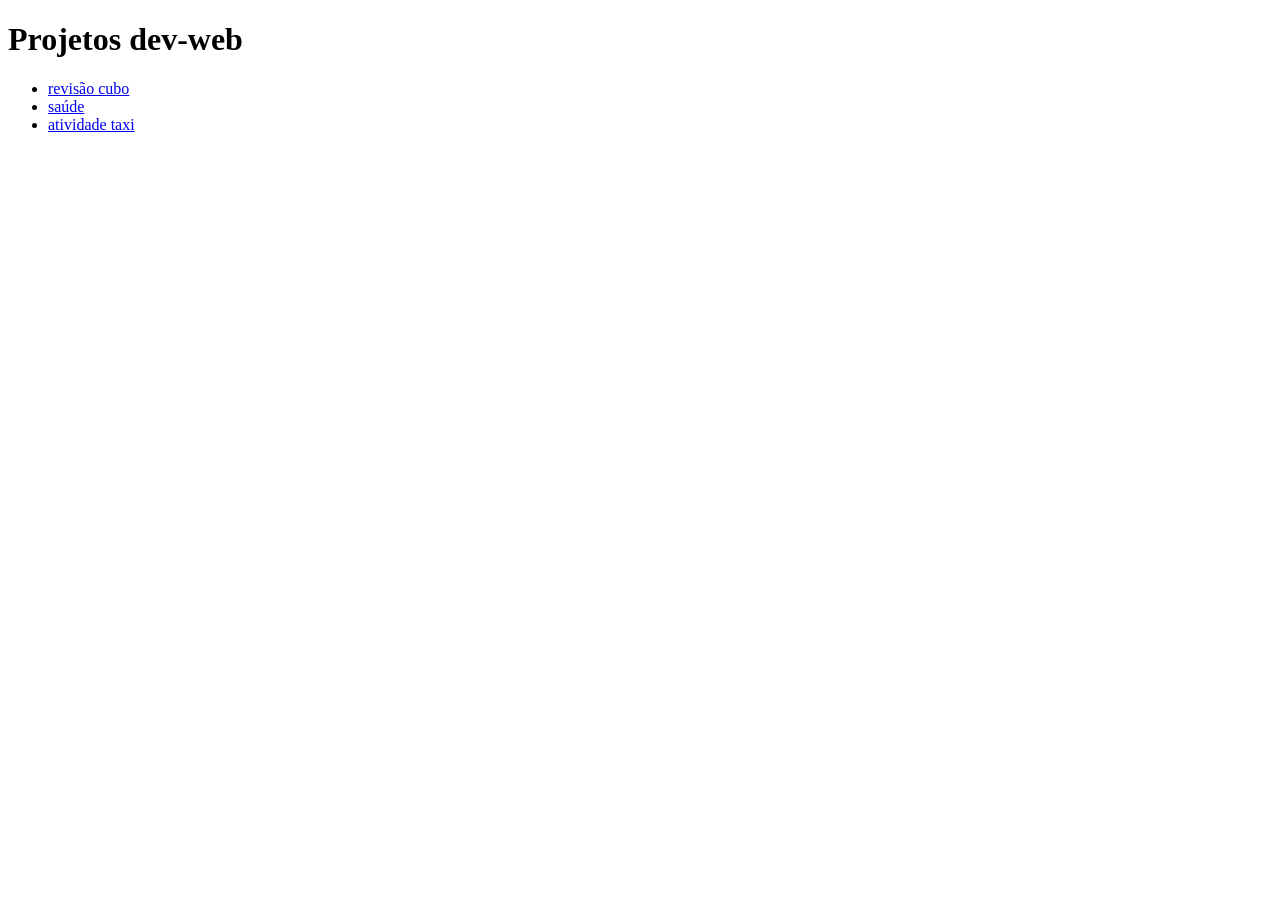
<file: index.html>
<!DOCTYPE html>
<html lang="en">
<head>
    <meta charset="UTF-8">
    <meta name="viewport" content="width=device-width, initial-scale=1.0">
    <title>Projetos dev-web</title>
</head>
<body>
    <main>
        <h1>
            Projetos dev-web
        </h1>
        <ul>
            <li>
                <a href="cubo/">revisão cubo</a>
            </li>
            <li>
                <a href="saude/">saúde</a>
            </li>
            <li>
                <a href="atv-taxi/">atividade taxi</a>
            </li>
        </ul>
    </main>
</body>
</html>
</file>
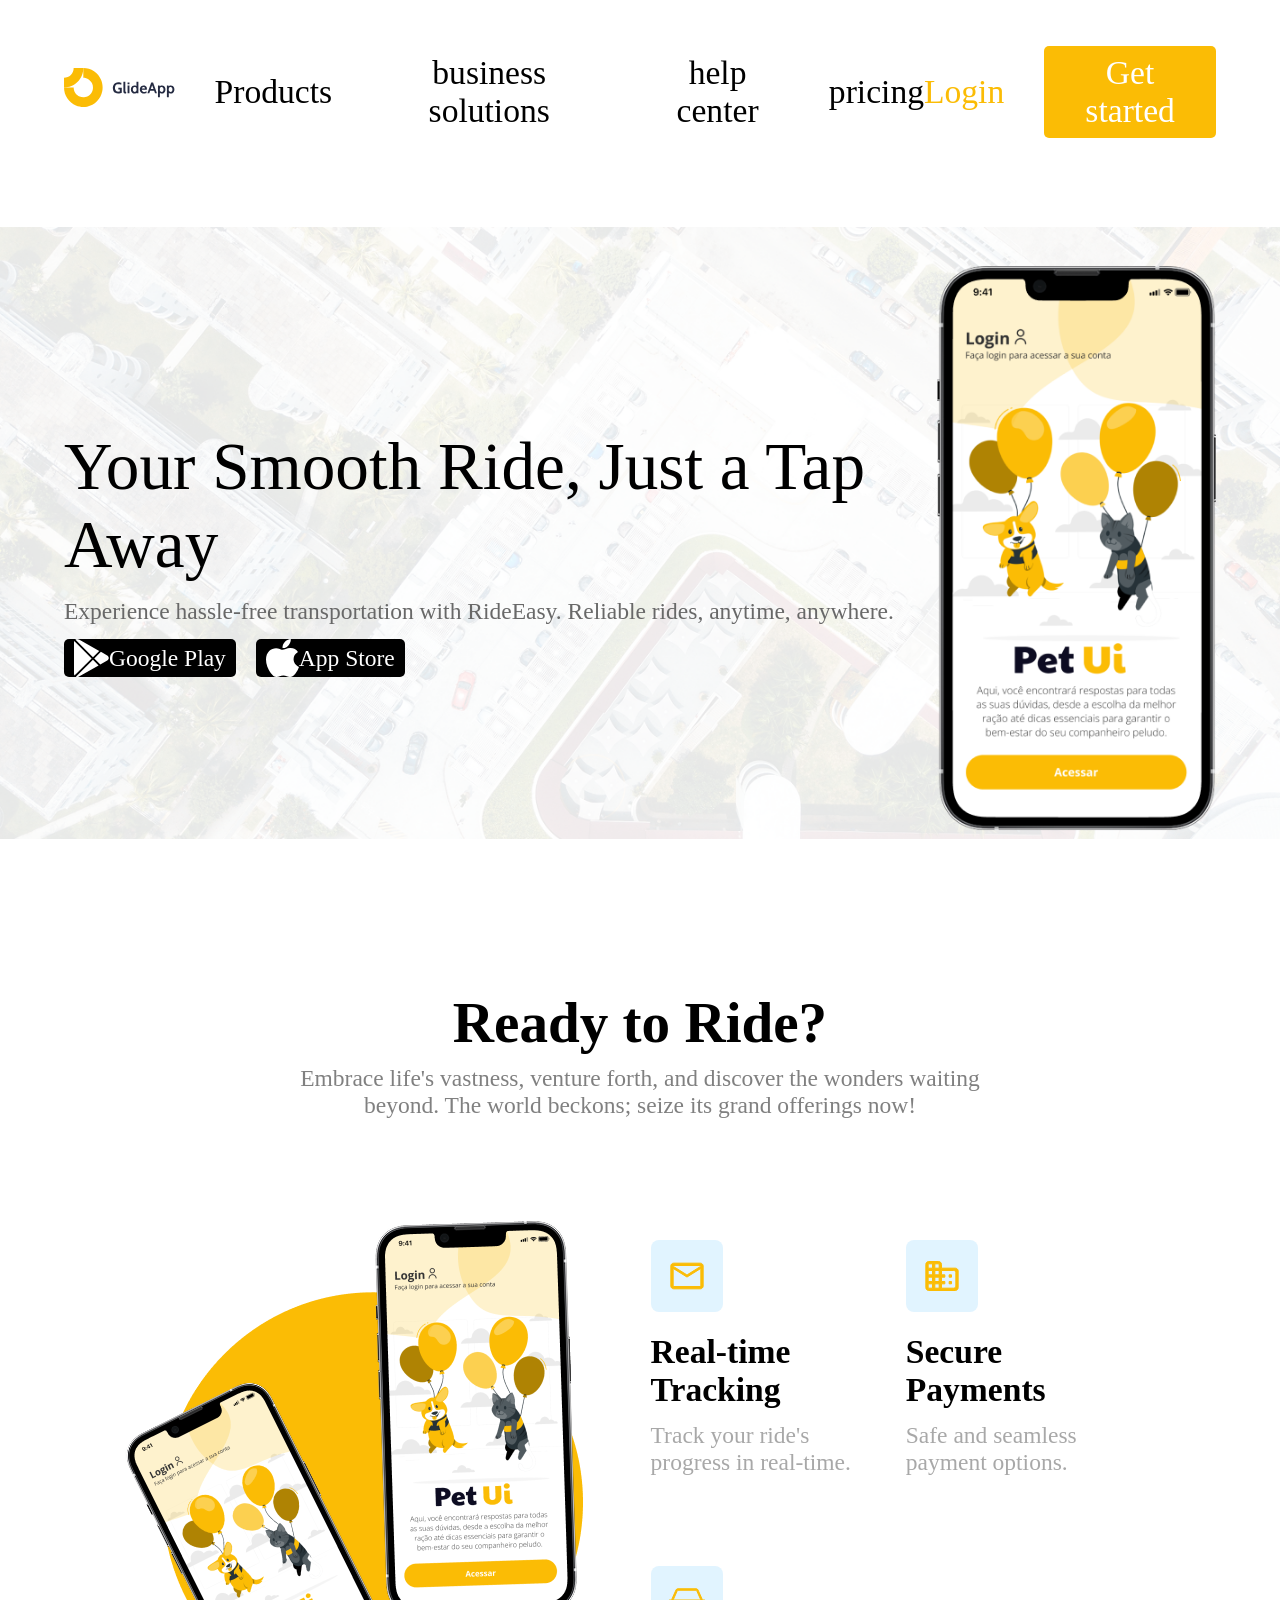
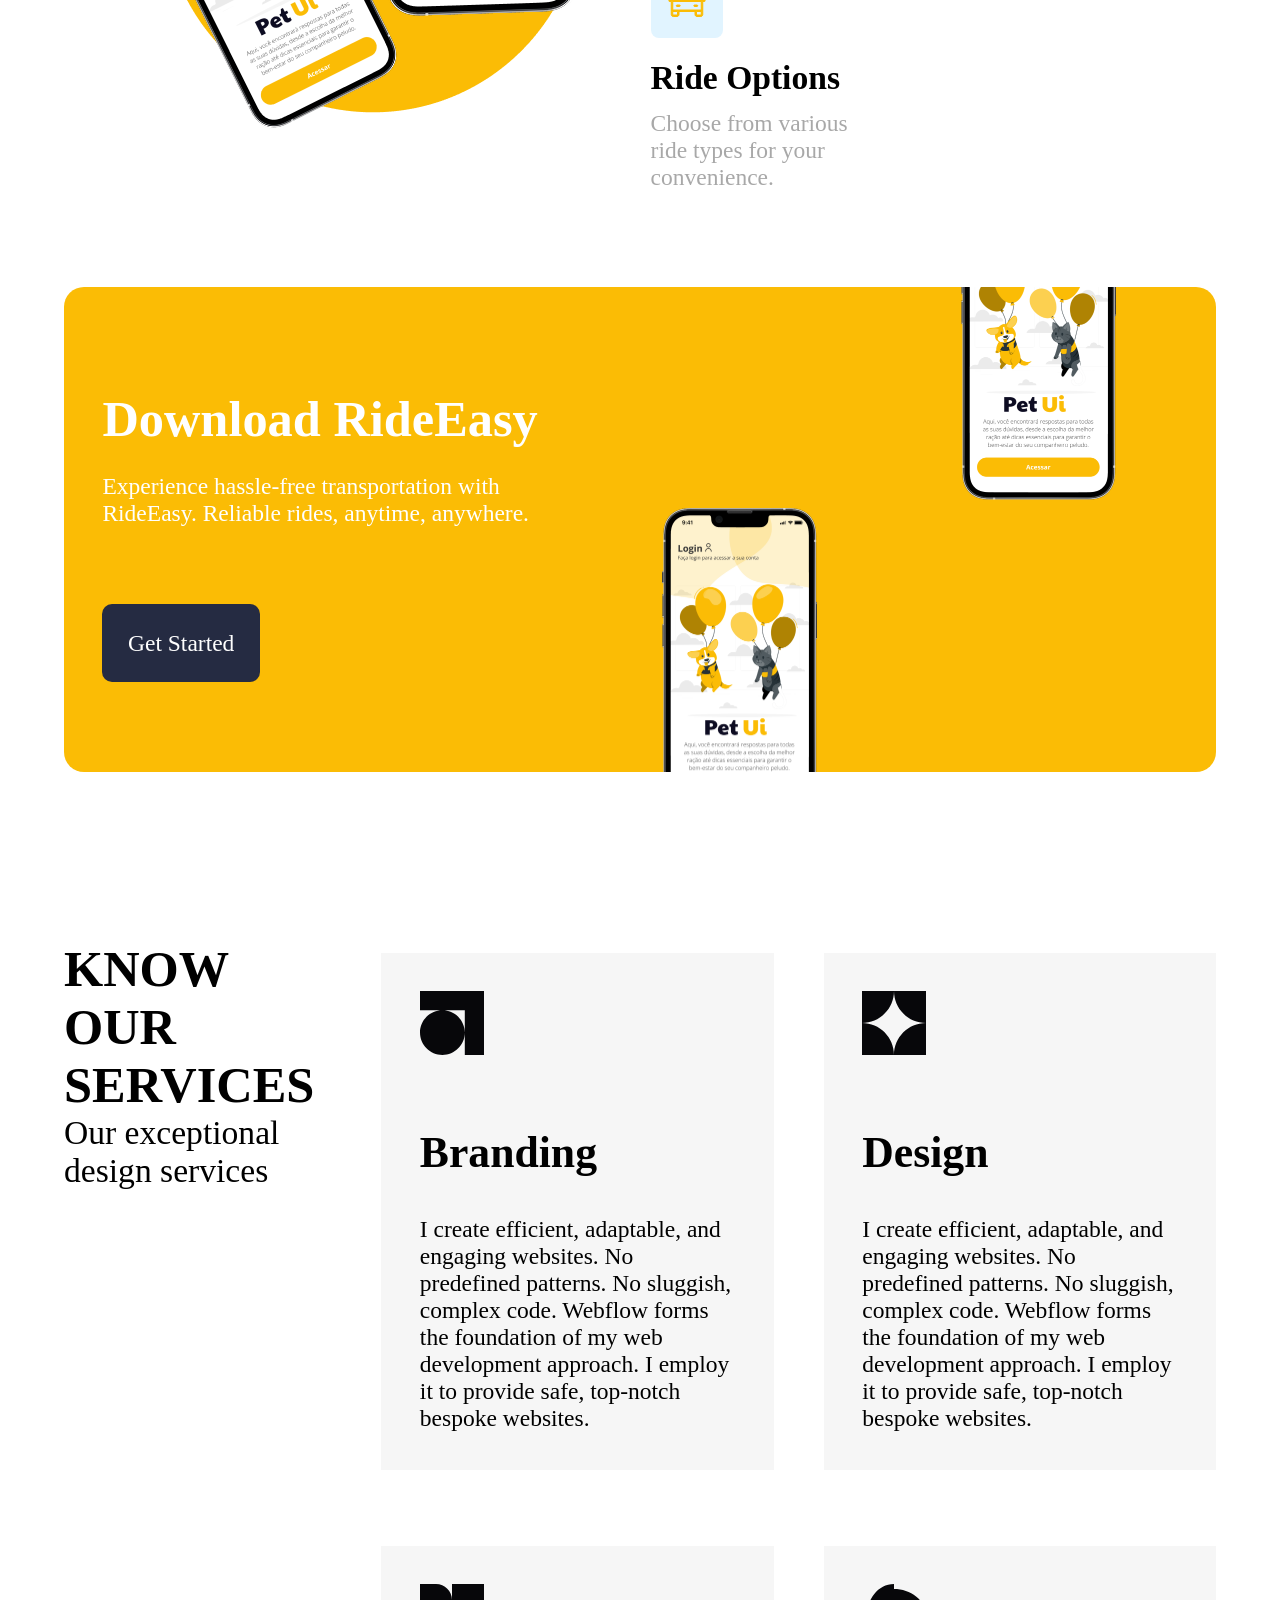
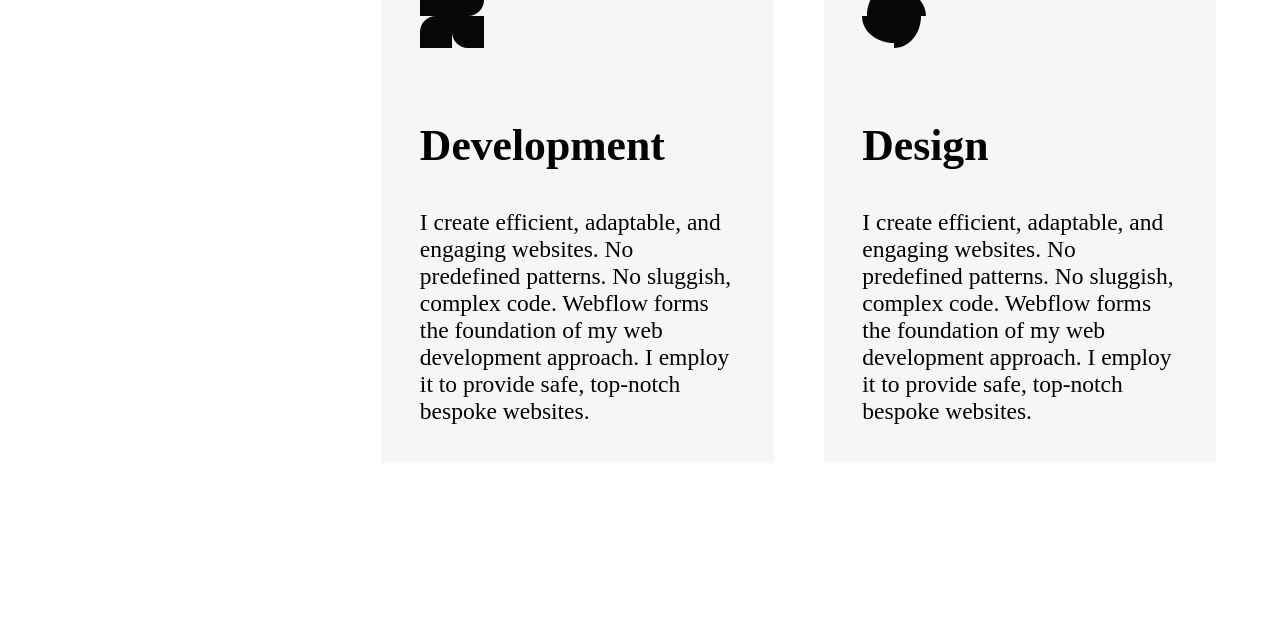
<file: atv-taxi/index.html>
<!doctype html>
<html lang="en">
  <head>
    <meta charset="UTF-8" />
    <meta name="viewport" content="width=device-width, initial-scale=1.0" />
    <title>Document</title>
    <link rel="stylesheet" href="css/reset.css" />
    <link rel="stylesheet" href="css/style.css" />
  </head>
  <body>
    <header>
      <nav>
        <ul>
          <li>
            <a href="index.html"><img src="img/Logo.svg" alt="Logo" /></a>
          </li>
          <li><a href="about.html">Products</a></li>
          <li><a href="services.html">business solutions</a></li>
          <li><a href="contact.html">help center</a></li>
          <li><a href="contact.html">pricing</a></li>
        </ul>
        <ul>
          <li><a href="contact.html" class="btn">Login</a></li>
          <li><a href="contact.html" class="btn-border">Get started</a></li>
        </ul>
      </nav>
    </header>
    <main>
      <section class="banner">
        <div class="text">
          <h2>Your Smooth Ride, Just a Tap Away</h2>
          <p>
            Experience hassle-free transportation with RideEasy. Reliable rides,
            anytime, anywhere.
          </p>
          <ul>
            <li>
              <p class="buttons">
                <a href="#">
                  <img src="img/Vector.svg" alt="" />
                  <span> Google Play </span>
                </a>
              </p>
            </li>
            <li>
              <p class="buttons">
                <a href="#">
                  <img src="img/Vector-1.svg" alt="" />
                  <span> App Store </span>
                </a>
              </p>
            </li>
          </ul>
        </div>
        <div class="img">
          <img src="img/iphone-pet-ui.png" alt="" />
        </div>
      </section>
      <section class="ready">
        <h2>Ready to Ride?</h2>
        <p>
          Embrace life's vastness, venture forth, and discover the wonders
          waiting beyond. The world beckons; seize its grand offerings now!
        </p>
        <div>
          <div class="img">
            <img src="img/smartphones-pet-uis.png" alt="" />
          </div>
          <div class="lista">
            <ul>
              <li>
                <img src="img/icon-back-blue-letter.svg" alt="" />
                <h3>Real-time Tracking</h3>
                <p>Track your ride's progress in real-time.</p>
              </li>
              <li>
                <img src="img/icon-back-blue-building.svg" alt="" />
                <h3>Secure Payments</h3>
                <p>Safe and seamless payment options.</p>
              </li>
              <li>
                <img src="img/icon-back-blue-car.svg" alt="" />
                <h3>Ride Options</h3>
                <p>Choose from various ride types for your convenience.</p>
              </li>
            </ul>
          </div>
        </div>
      </section>
      <section class="dowload">
        <h2>Download RideEasy</h2>
        <p>
          Experience hassle-free transportation with RideEasy. Reliable rides,
          anytime, anywhere.
        </p>
        <p>
          <button>Get Started</button>
        </p>
      </section>
      <section class="services">
        <div class="text">
          <h2>KNOW OUR SERVICES</h2>
          <p>
            Our exceptional design services
          </p>
        </div>
        <div>
            <ul>
                <li>
                    <img src="img/icon-01.svg" alt="">
                    <h3>Branding</h3>
                    <p>
                        I create efficient, adaptable, and engaging websites. No predefined patterns. No sluggish, complex code. Webflow forms the foundation of my web development approach. I employ it to provide safe, top-notch bespoke websites.
                    </p>
                </li>
                <li>
                    <img src="img/icon-02.svg" alt="">
                    <h3>Design</h3>
                    <p>
                        I create efficient, adaptable, and engaging websites. No predefined patterns. No sluggish, complex code. Webflow forms the foundation of my web development approach. I employ it to provide safe, top-notch bespoke websites.
                    </p>
                </li>
                <li>
                    <img src="img/icon-03.svg" alt="">
                    <h3>Development</h3>
                    <p>
                        I create efficient, adaptable, and engaging websites. No predefined patterns. No sluggish, complex code. Webflow forms the foundation of my web development approach. I employ it to provide safe, top-notch bespoke websites.
                    </p>
                </li>
                <li>
                    <img src="img/icon-04.svg" alt="">
                    <h3>Design</h3>
                    <p>
                        I create efficient, adaptable, and engaging websites. No predefined patterns. No sluggish, complex code. Webflow forms the foundation of my web development approach. I employ it to provide safe, top-notch bespoke websites.
                    </p>
                </li>
            </ul>
        </div>
      </section>
    </main>
  </body>
</html>
</file>
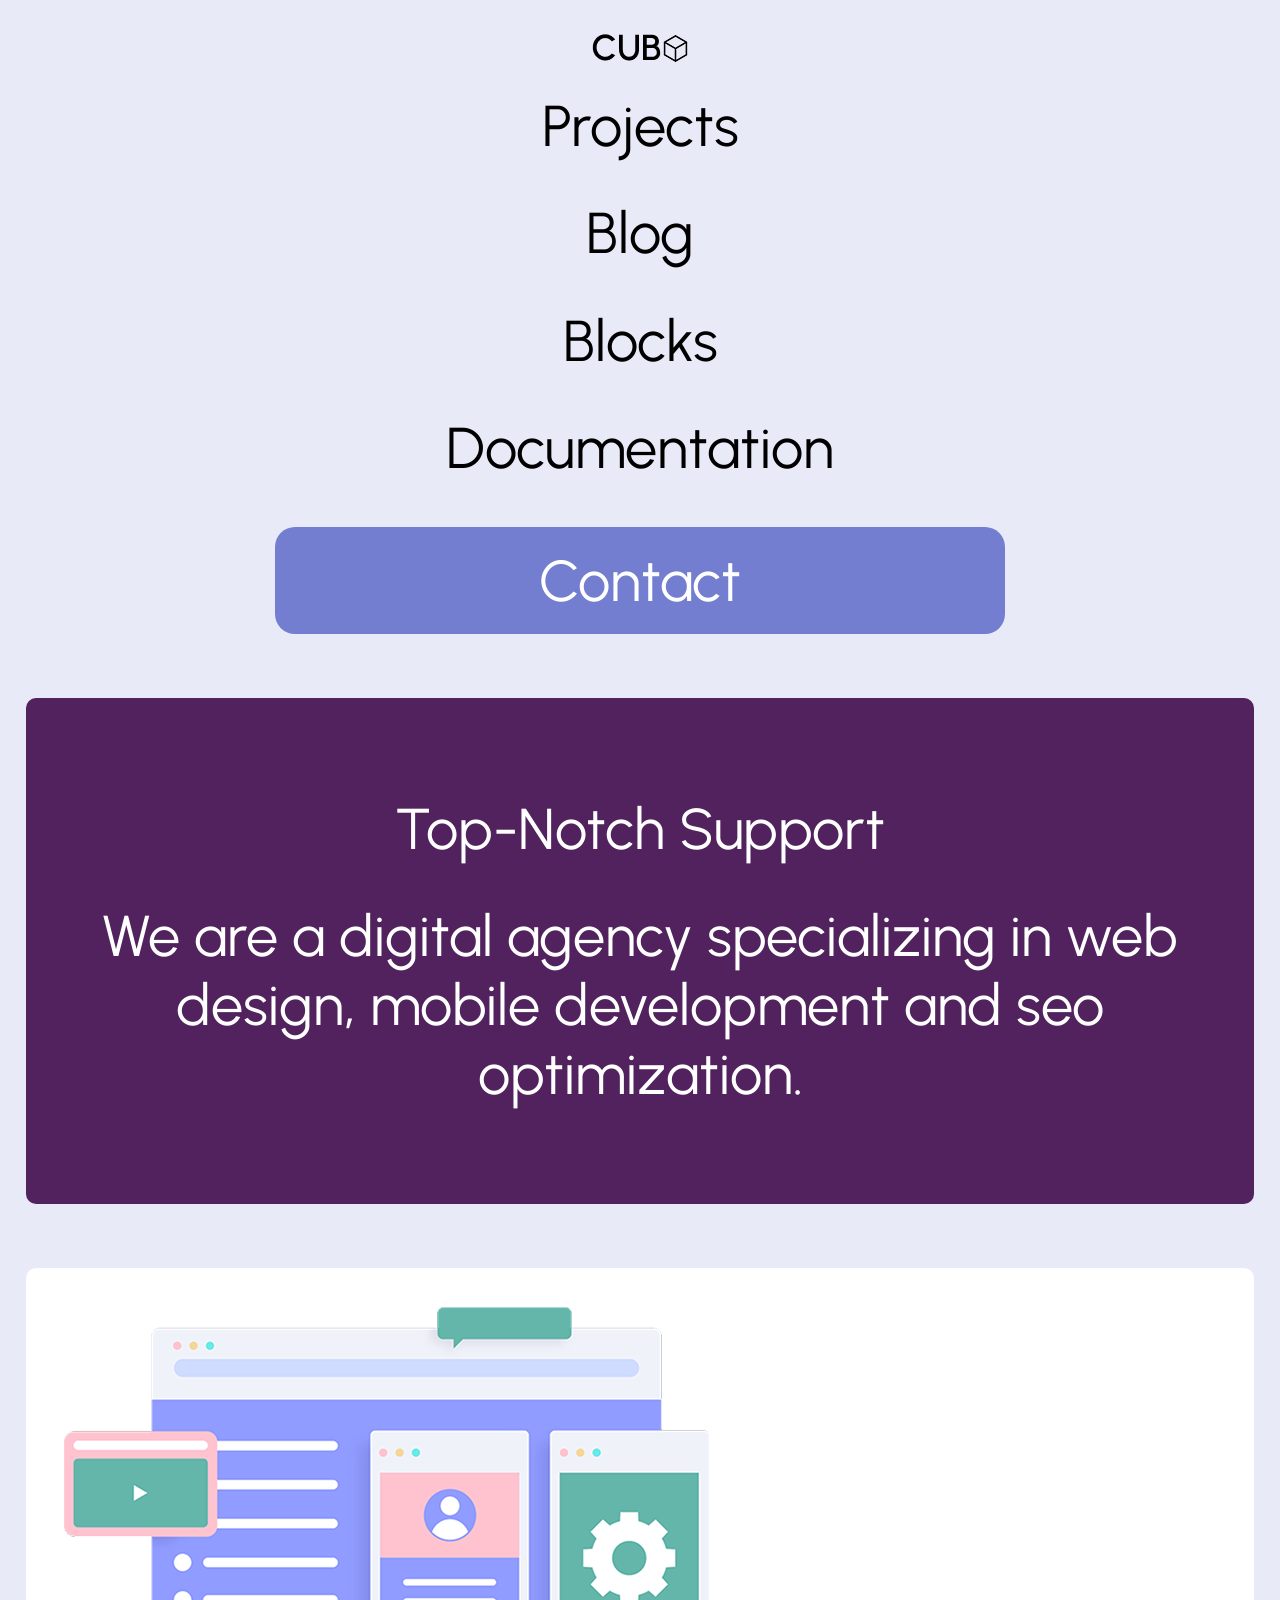
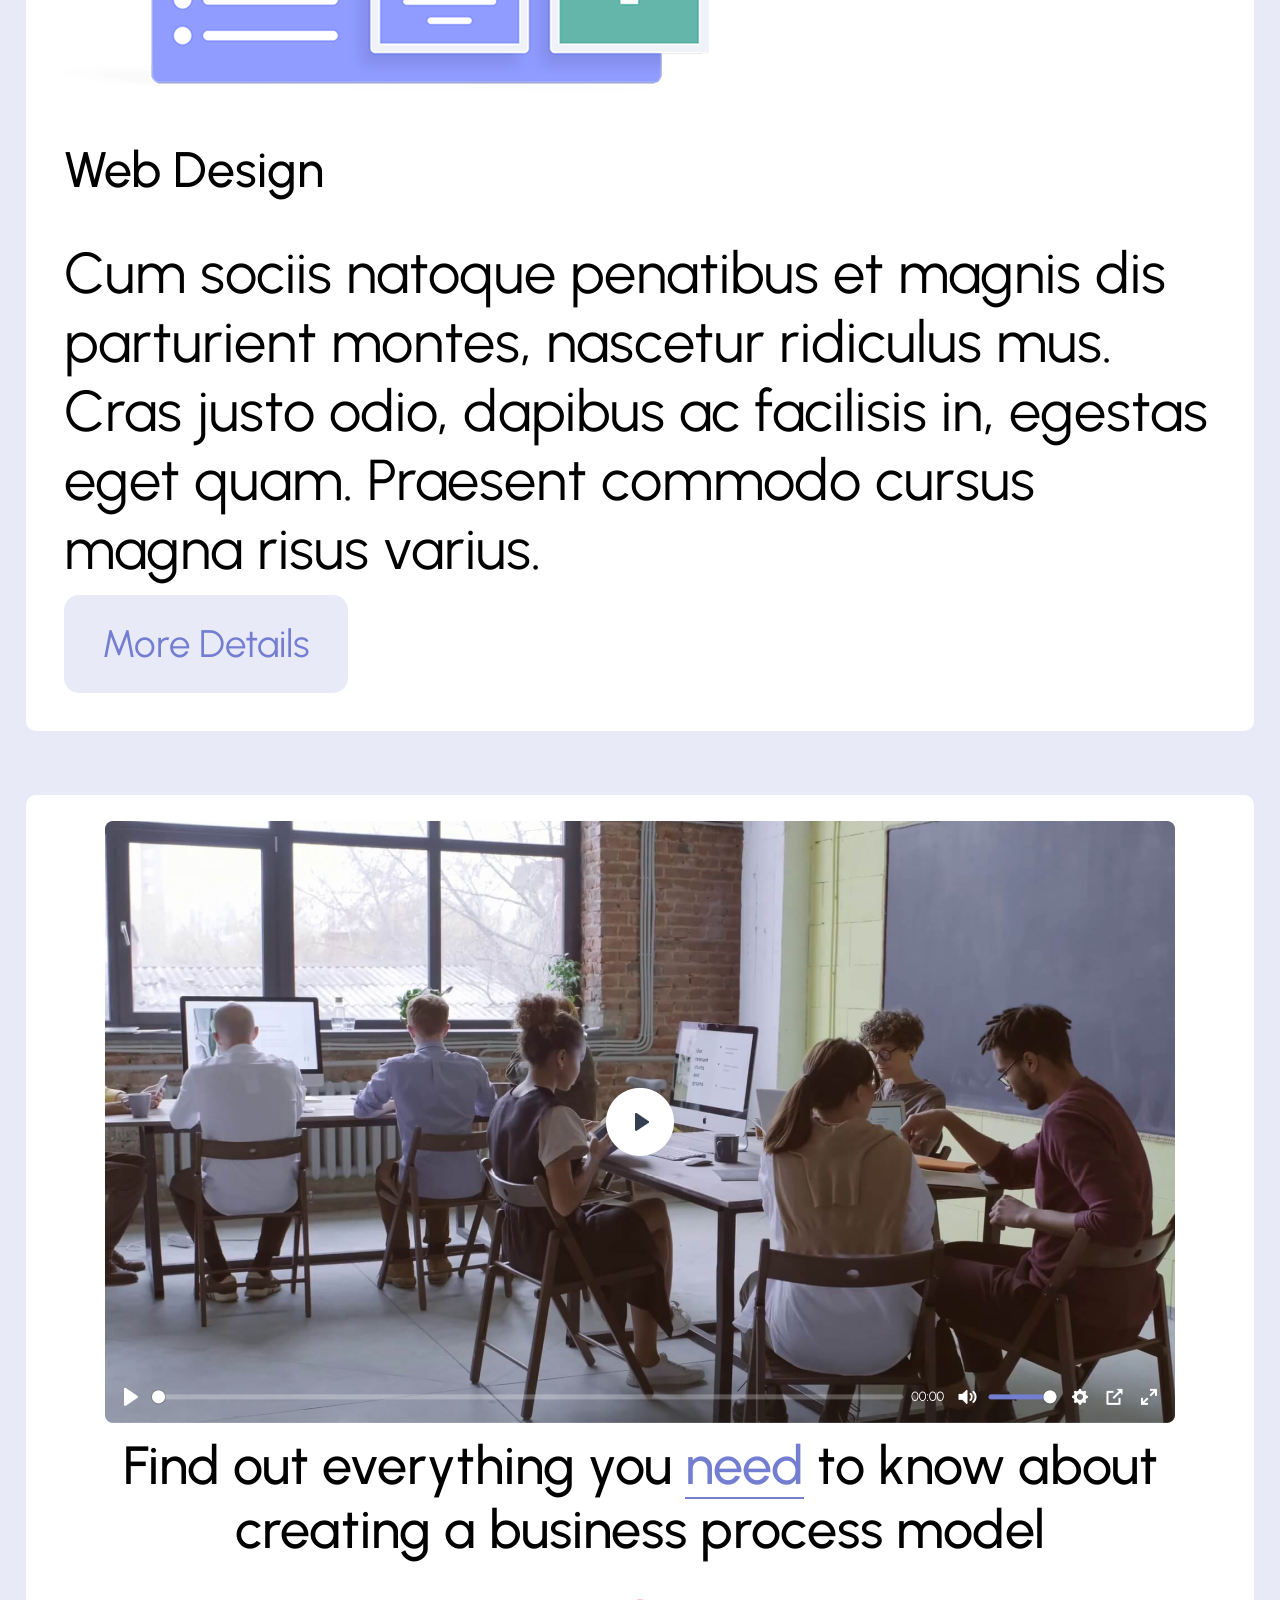
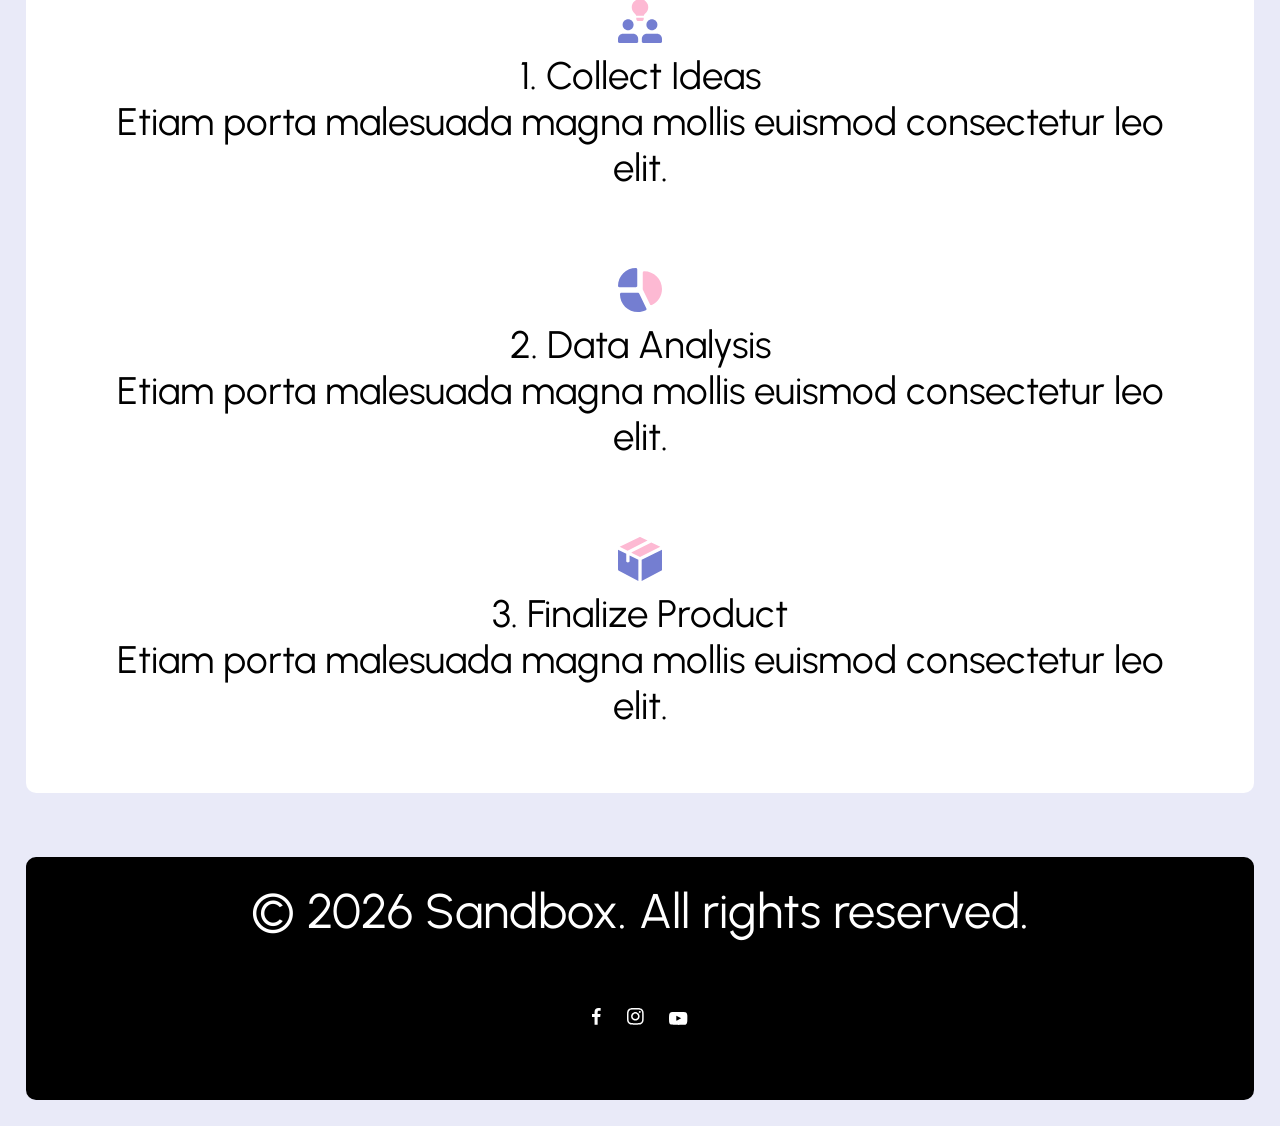
<file: cubo/index.html>
<!DOCTYPE html>
<html lang="en">
<head>
    <meta charset="UTF-8">
    <meta name="viewport" content="width=device-width, initial-scale=1.0">
    <title>Document</title>
    <link rel="stylesheet" href="css/reset.css">
    <link rel="stylesheet" href="css/style.css">
</head>
<body>
    <header>
            <a href="index.html">
                <img src="images/logo-cubo.png" alt="logo-cubo">
            </a>
                <nav>
                    <ul>
                        <li>
                            <p>
                                <a href="#">Projects</a>
                            </p>
                        </li>
                        <li>
                            <p>
                                <a href="#">Blog</a>
                            </p>
                        </li>
                        <li>
                            <p>
                                <a href="#">Blocks</a>
                            </p>
                        </li>
                        <li>
                            <p>
                                <a href="#">Documentation</a>
                            </p>
                        </li>
                        <li>
                            <p class="bnt">
                                <a href="#">Contact</a>
                            </p>
                        </li>
                    </ul>
                </nav>
    </header>
    <main>
        <section class="banner">
            <h1>Top-Notch Support</h1>
            <p>
                We are a digital agency specializing in web design, mobile development and seo optimization.
            </p>
        </section>
        <section class="web">
            <div>
                <img src="images/web-design-cubo.png" alt="web-design">
            </div>
            <div>
                <h2>Web Design</h2>
            <p>
                Cum sociis natoque penatibus et magnis dis parturient  montes, nascetur ridiculus mus. Cras justo odio, dapibus ac facilisis in, egestas eget quam. Praesent commodo cursus magna risus varius. 
            </p>
            <a class="bnt-More">More Details</a>
            </div>
        </section>
        <section class="video">
            <img src="images/video-cubo.png" alt="video">
            <h2>Find out everything you <span>need</span> to know about creating a business process model</h2>
            <ol>
                <li>
                    <img src="images/icone-collect-ideas.svg" alt="icone-ideas">
                    <h3>1. Collect Ideas</h3>
                    <p>
                        Etiam porta malesuada magna mollis euismod consectetur leo elit.
                    </p>
                </li>
                <li>
                    <img src="images/icone-data-analysis.svg" alt="icone-analysis">
                    <h3>2. Data Analysis</h3>
                    <p>
                        Etiam porta malesuada magna mollis euismod consectetur leo elit.

                    </p>
                </li>
                <li>
                    <img src="images/icone-finalize-product.svg" alt="icone-product">
                    <h3>3. Finalize Product</h3>
                    <p>
                        Etiam porta malesuada magna mollis euismod consectetur leo elit.

                    </p>
                </li>
            </ol>
        </section>
    </main>
    <footer>
        <p>
            © 2026 Sandbox. All rights reserved.
        </p>
        <ul>
            <li>
                <a href="#">
                    <img src="images/facebook.svg" alt="facebook">
                </a>
            </li>
            <li>
                <a href="#">
                    <img src="images/instagram.svg" alt="instagram">
                </a>
            </li>
            <li>
                <a href="#">
                    <img src="images/youtube.svg" alt="youtube">
                </a>
            </li>
        </ul>
    </footer>
</body>
</html>
</file>
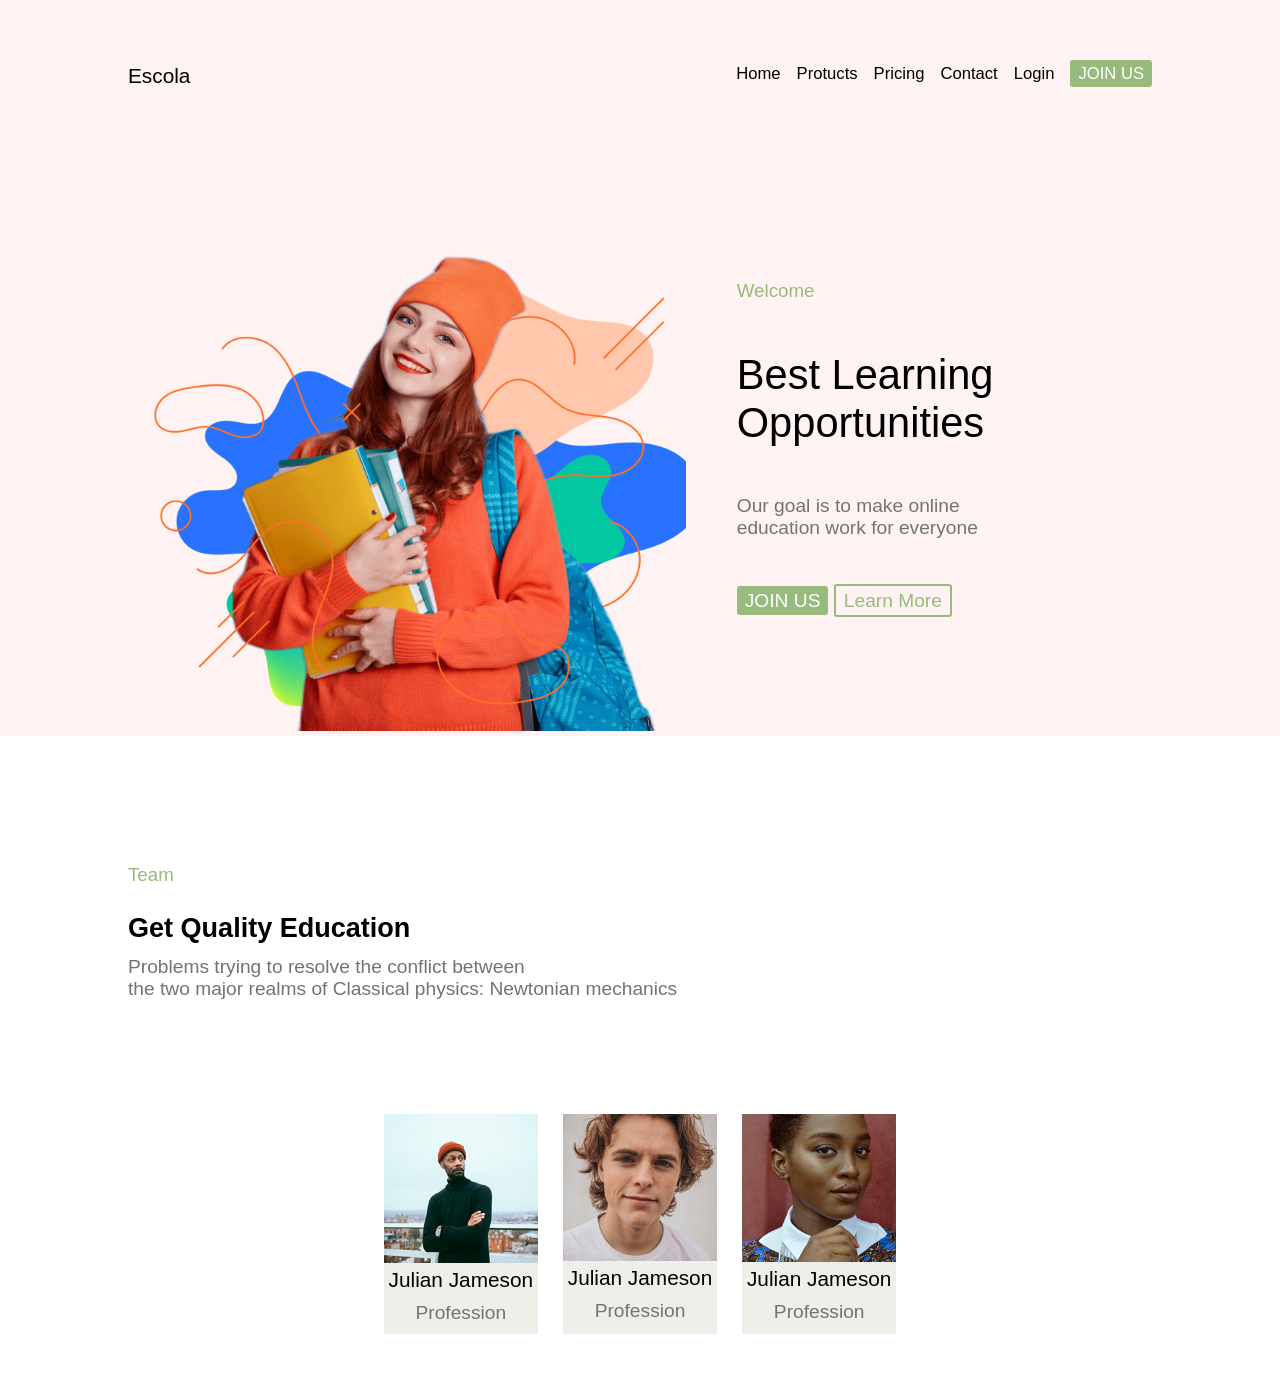
<file: prova-nov/index.html>
<!DOCTYPE html>
<html lang="en">
<head>
    <meta charset="UTF-8">
    <meta name="viewport" content="width=device-width, initial-scale=1.0">
    <title>Atividade Nova Escola </title>

    <link rel="stylesheet" href="css/reset.css">
    <link rel="stylesheet" href="css/style.css">
</head>
<body>
    <header>
        <h1>
            <a href="index.html">Escola</a>
        </h1>
        <nav>
            <ul>
                <li>
                    <a href="index.html">Home</a>
                </li>
                <li>
                    <a href="#">Protucts</a>
                </li>
                <li>
                    <a href="#">Pricing</a>
                </li>
                <li>
                    <a href="#">Contact</a>
                </li>
                <li>
                    <a href="#">Login</a>
                </li>
                <li>
                    <a href="#" class="btn">JOIN US</a>
                </li>
            </ul>
        </nav>
    </header>
    <main>
        <section class="banner">
            <div>
                <img src="images/imagem-banner.png" alt="">
            </div>
            <div>
                <h3>Welcome</h3>
                <h2>Best Learning Opportunities</h2>
                <p>
                    Our goal is to make online <br> education work for everyone
                </p>
                <p>
                    <a href="#" class="btn">JOIN US</a>
                    <a href="#" class="btn-border">Learn More</a>
                </p>
            </div>
        </section>
        <section class="team">
            <h3>Team</h3>
            <h2>Get Quality Education</h2>
            <p>
                Problems trying to resolve the conflict between <br> 
the two major realms of Classical physics: Newtonian mechanics 
            </p>
            <ul>
                <li>
                    <img src="images/julian-1.png" alt="julian-1">
                    <h4>Julian Jameson</h4>
                    <p>Profession</p>
                </li>
                <li>
                    <img src="images/julian-2.png" alt="Julian-2">
                    <h4>Julian Jameson</h4>
                    <p>Profession</p>
                </li>
                <li>
                    <img src="images/julian-3.png" alt="Julian-3">
                    <h4>Julian Jameson</h4>
                    <p>Profession</p>
                </li>
            </ul>
        </section>
    </main>
</body>
</html>
</file>
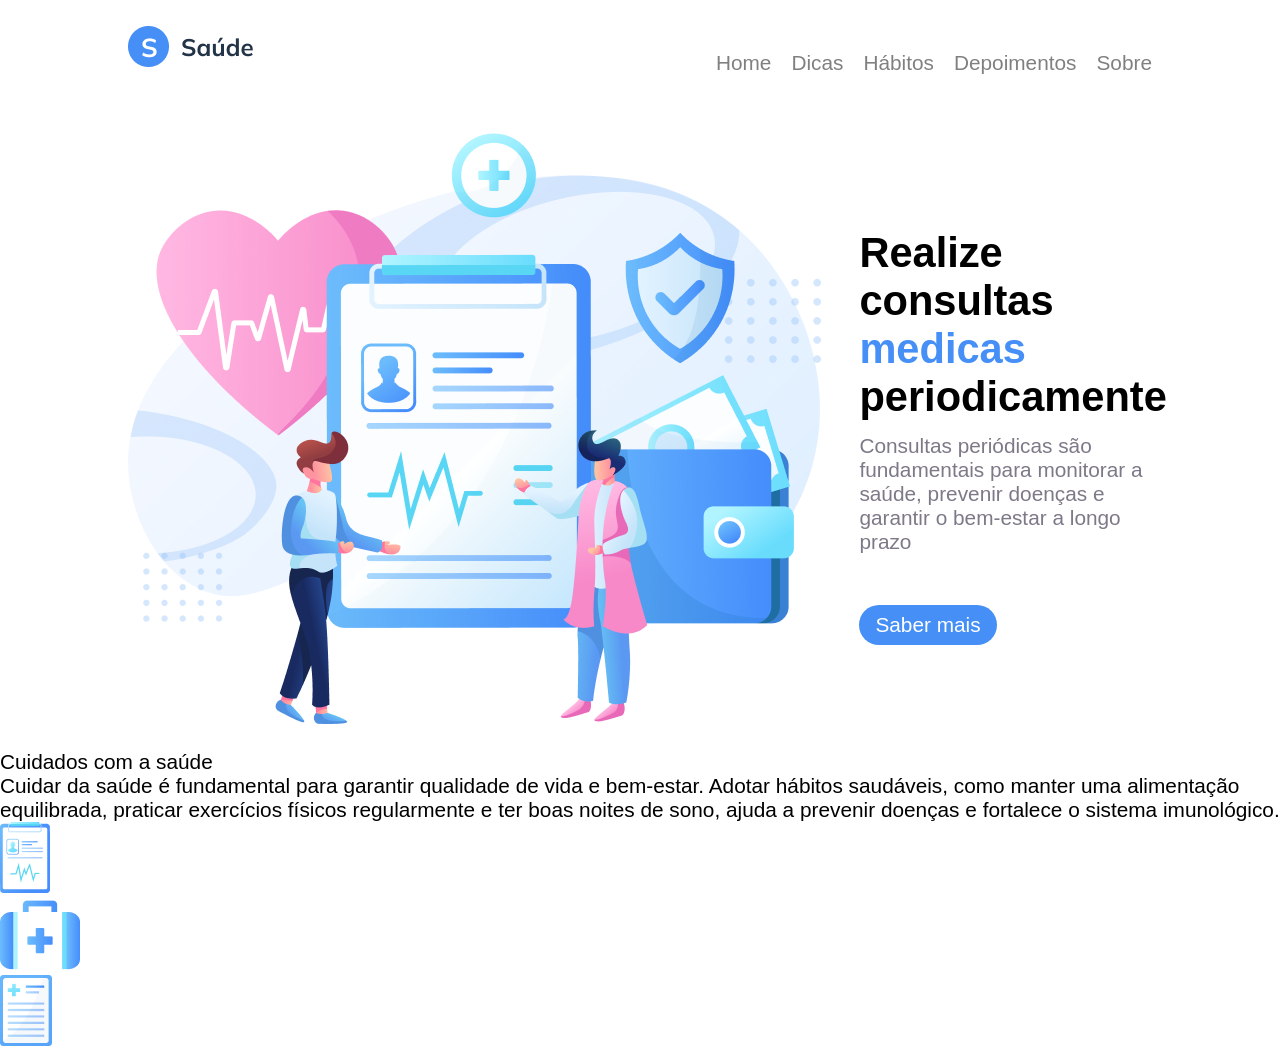
<file: saude/index.html>
<!DOCTYPE html>
<html lang="en">

<head>
    <meta charset="UTF-8">
    <meta name="viewport" content="width=device-width, initial-scale=1.0">
    <title>Atividade Nova Escola </title>

    <link rel="stylesheet" href="css/reset.css">
    <link rel="stylesheet" href="css/style.css">
</head>

<body>
    <header>
        <h1>
            <a href="index.html">
                <img src="src/images/logo.png" alt="">
            </a>
        </h1>
        <nav>
            <ul>
                <li>
                    <a href="index.html">Home</a>
                </li>
                <li>
                    <a href="#">Dicas</a>
                </li>
                <li>
                    <a href="#">Hábitos</a>
                </li>
                <li>
                    <a href="#">Depoimentos</a>
                </li>
                <li>
                    <a href="#">Sobre</a>
                </li>
            </ul>
        </nav>
    </header>
    <section class="banner">
        <img src="src/images/foto-banner.png" alt="">
        <div>
            <h2>
            Realize consultas
            <span>medicas</span> periodicamente
        </h2>
        <p>
            Consultas periódicas são fundamentais para
            monitorar a saúde, prevenir doenças e garantir
            o bem-estar a longo prazo
        </p>
        <p>
            <a href="#">Saber mais</a>
        </p>
        </div>
    </section>
    <section class="cuidados">
        <h2>Cuidados com a saúde</h2>
        <p>
            Cuidar da saúde é fundamental para garantir qualidade de vida e bem-estar. Adotar hábitos saudáveis, como manter uma alimentação equilibrada, praticar exercícios físicos regularmente e ter boas noites de sono, ajuda a prevenir doenças e fortalece o sistema imunológico.
        </p>
        <ul>
            <li>
                <a href="#">
                    <img src="src/images/prancheta-1.png" alt="">
                </a>
            </li>
            <li>
                <a href="#">
                    <img src="src/images/mala.png" alt="">
                </a>
            </li>
            <li>
                <a href="#">
                    <img src="src/images/prancheta-2.png" alt="">
                </a>
            </li>
        </ul>
    </section>
</body>

</html>
</file>
<file: atv-taxi/css/style.css>
html {
  font-size: clamp(1rem, calc(0.5rem + 2vw), 4rem);
}

header {
  text-align: center;
  padding: 5vw 0 0 0;
}

header nav ul li {
  margin: 20px 0 0 0;
}
header nav ul li a.btn {
  color: #fbbc05;
}
header nav ul li a.btn-border {
  background-color: #fbbc05;
  color: white;
  padding: 8px 16px;
  border-radius: 5px;
  display: inline-block;
}
button {
  background-color: #252B42;
  border-radius: 10px;
  padding: 2vw;
  margin: 4vw 0 2vw 0;
}
section.banner {
  background: url(../img/background-banner.png) no-repeat;
  background-size: 100% auto;
  padding: 3vw 5vw;
  margin: 5vw 0;
}
section.banner div.img {
  display: none;
}
section.banner h2 {
  font-size: 2rem;
}
section.banner p {
  color: rgb(104, 104, 104);
  font-size: 0.7rem;
  margin: 14px 0 0 0;
}
section.banner p a {
  background: black;
  color: white;
  display: flex;
  align-items: center;
  border-radius: 5px;
  padding: 0 10px;
}
section.banner ul {
  display: flex;
  gap: 20px;
}
section.banner p.buttons img {
  height: 50%;
}
section.ready div.img {
  display: none;
}
section.ready {
  text-align: center;
  padding: 3vw 5vw;
}
section.ready h2{
  font-size:1.7rem;
  font-weight: 700;
  padding: 10px 0;
}
section.ready div.lista ul li{
 margin: 20px 0;
}
section.ready div.lista ul li h3 {
  font-size: 1.1rem;
  font-weight: 700;
}
section.ready p {
  color: gray;
  font-size: 0.7rem;
}
section.dowload {
  background: #FBBC05;
  color: white;
  border-radius: 20px;
  margin: 3vw 5vw;
  padding: 3vw;
}
section.dowload h2 {
  font-size: 1.5rem;
  font-weight: 700;
  padding: 0 0 20px 0;
}
section.dowload p {
  width: 50%;
  font-size: 1rem;
  padding: 0 0 2vw;
}
.services {
  margin: 5rem 5vw;
}
.services h2{
  font-size: 1.5rem;
  font-weight: 700;
}
.services div.text {
  margin: 0 0 20px 0;
}
.services ul li {
  background-color: #f6f6f6;
  margin: 1vw 0;
  padding: 3vw;
}
.services ul li h3{
  font-size: 1.3rem;
  font-weight: 700;
  padding: 5vw 0 3vw;
}
@media only screen and (min-width: 600px) {
  header nav {
    display: flex;
    justify-content: space-between;
  }
  header nav ul {
    display: flex;
    align-items: center;
    gap: 40px;
  }
  header {
    padding: 2vw 5vw;
  }
  section.banner {
    display: flex;
    justify-content: space-between;
    align-items: center;
  }
  section.banner div.img {
    display: block;
  }
  section.ready div.img {
    display: block;
  }
  section.ready > p {
    padding: 0 20%;
  }
  section.ready > div {
    padding: 3rem 0 0 0;
    display: flex;
    justify-content: center;
    gap: 2rem;

  }
  section.ready div.lista ul {
    display: flex;
    flex-wrap: wrap;
    gap: 1.5rem;
    width: 40vw;
  }
  section.ready div.lista ul li { 
    text-align: left;
    width: 40%;
  }
  section.ready div.lista ul li p {
    color: rgb(168, 168, 168);
  }
  section.ready div.lista ul li h3 {
    padding: 1vw 0;
    font-size: 1rem;
  }
  section.dowload {
    padding: 3vw;
    background: url(../img/iphone-pet-ui.png) no-repeat, url(../img/iphone-pet-ui.png) no-repeat, linear-gradient(#FBBC05,#FBBC05) ;
    background-size: auto 65%, auto 65%;
    background-position: 60% 130%, 90% -8vw;
  }
  section.dowload h2 {
    padding: 5vw 0 2vw 0;
  }
  section.dowload p {
    width: 40%;
    font-size: 0.7rem;
  }
  .services {
    display: flex;
    justify-content: space-between;
    gap: 2rem;
    /*align-items: ;*/
  }
  .services div ul {
    display: grid;
    grid-template-columns: 1fr 1fr;
    gap: 1.5rem;
  }
  .services div ul li:hover {
    background-color: #FBBC05;
    transition: 1s;
  }
  .services div ul li p{
    font-size: 0.7rem;
  }
}
</file>
<file: cubo/css/style.css>
/* === IMPORTAÇÃO DE FONTES */

@import url('https://fonts.googleapis.com/css2?family=Epilogue:ital,wght@0,100..900;1,100..900&family=Fredoka:wght@300..700&family=Nunito:ital,wght@0,200..1000;1,200..1000&family=Oswald:wght@200..700&family=Urbanist:ital,wght@0,100..900;1,100..900&display=swap');
/*
Fontes Disponíveis:
// Sugiro usar esta 
font-family: "Urbanist", sans-serif; 
font-family: "Fredoka", sans-serif;
font-family: "Epilogue", sans-serif;
font-family: "Nunito", sans-serif;
font-family: "Oswald", sans-serif;
*/
/* ==========================*/

/* ==== FORMATAÇÃO GERAL === */
html{
    font-size: clamp(1rem, 2vw + 0.8rem, 3rem);
    font-family: "Urbanist", sans-serif;  
}

body {
    background-color: #E9EAF8;
    padding: 2vw;
}

header {
    text-align: center;
}

header p {
    padding: 1.5vw;
    font-size: 4.5vw;
}

.bnt {
    color: white;
    background-color: #747ED1;
    border-radius: 20px;
    margin: 2vw 6.5rem;
}

.bnt-More {
    color: #747ED1;
    background-color: #E9EAF8;
    border-radius: 15px;
    padding: 2vw 3vw;
}

section {
    background-color: white;
    margin: 5vw 0;
    padding: 2vw;
    border-radius: 10px;
}

footer {
    background-color: black;
    border-radius: 10px;
    padding: 2vw;
    color: white;
    font-size: 3.8vw;
    text-align: center;
}

footer ul {
    display: flex;
    justify-content: center;
    gap: 2vw;
    padding: 3vw;
}

/* === ====== === */

.banner {
    background-color: #51225E;
    color: white;
    border-radius: 10px;
    padding: 3vw ;
    text-align: center;
}

.banner h1 {
    font-size: 1.5rem;
    padding: 1.5rem 0 3vw 0;
}

.banner p {
    font-size: 4.5vw;
    padding: 0 0 1.5rem 0;
}

/* === === ===*/

.web {
    padding: 3vw 3vw 5vw;
}

.web h2 {
    font-size: 1.3rem;
    font-weight: 500;
    padding: 3vw 0;
}

.web p {
    font-size: 4.5vw;
    padding: 0 0 3vw;
}
/* === ===== === */

.video {
    text-align: center;
}

.video h2 {
    font-size: 1.4rem;
    font-weight: 500;
}

.video h2 span {
    color: #747ED1;
    border-bottom: 2px solid #747ED1;
}

.video ol li {
    padding: 3vw;

.video ol li p {
    font-size: 4vw;
    color: grey;
}

/* MEDIA QUERY - DESKTOP */
@media  screen and (min-width: 600px) {

}
</file>
<file: prova-nov/css/style.css>
html {
  font-size: clamp(1rem, calc(0.5rem + 1vw), 3rem);
  font-family: 'Trebuchet MS', 'Lucida Sans Unicode', 'Lucida Grande', 'Lucida Sans', Arial, sans-serif;
}

a.btn-border {
  color: #96BB7C;
  padding: 4px 8px;
  border: 2px solid;
  border-color: #96BB7C;
  border-radius: 3px;
}

a.btn {
  background-color: #96BB7C;
  color: white;
  padding: 4px 8px;
  border-radius: 3px;
}

header {
  background-color: #FFF2F3;
  display: flex;
  justify-content: space-between;
  padding: 5vw 10vw;
}

header nav ul {
  display: flex;
  gap: 16px;
  font-size: 0.8rem;
}



/*=== banner ===*/

section.banner {
  background-color: #FFF2F3;
  padding: 5vw 10vw 0 10vw;
  display: flex;
}

section.banner h3 {
  color: #96BB7C;
  margin: 5vw 0vw 2vw 0;
  font-size: 0.9rem;

}

section.banner h2 {
  font-size: 2rem;
  padding: 1.8vw 0;
}

section.banner div {
  padding: 0 2vw;
}

section.banner p {
  color: #737373;
  padding: 2vw 0;
  font-size: 1.5vw;
}

/*=== Team ===*/

section.team {
  padding: 5vw 10vw;
}

section.team h3 {
  color: #96BB7C;
  margin: 5vw 0vw 2vw 0;
  font-size: 0.9rem;
}

section.team h2 {
  font-size: 1.3rem;
  font-weight: 600;
  padding: 0.1vw 0;
}

section.team p {
  color: #737373;
  padding: 0.8vw 0;
  font-size: 1.5vw;
}

section.team ul {
  display: flex;
  justify-content: center;
  gap: 2vw;
  padding: 5rem 0 0 0;
}

section.team ul li {
  width: 15%;
  background-color: #ECF0E8;
  text-align: center;
}
</file>
<file: saude/css/style.css>
html {
  font-size: clamp(1rem, calc(0.5rem + 1vw), 1.625rem);
  font-family: 'Trebuchet MS', 'Lucida Sans Unicode', 'Lucida Grande', 'Lucida Sans', Arial, sans-serif;
}

header {
  text-align: center;
  padding: 3vw 0;
}
header nav ul li {
  color: gray;
  margin: 2vw 0 0 0;
}
section.banner{
  padding: 0 3vw;
}
section.banner h2 {
  font-size: 2rem;
  font-weight: bold;
}
section.banner h2 span {
  color: #458FF6;
}
section.banner p {
  color: #7D7987;
  padding: 5vw 0 0 0;
}
section.banner p a {
  color: white;
  background-color: #458FF6;
  border-radius: 30vw;
  padding: 8px 16px;
  display: inline-block;
}

@media only screen and (min-width: 600px) {
 header {
  display: flex;
  justify-content: space-between;
  padding: 2vw 10vw;
 }
 header nav ul  {
  display: flex;
  gap: 20px;
  align-items: center;
 }
 header a:hover {
  color: black;
 }
 section.banner {
  display: flex;
  gap: 3vw;
  padding: 2vw 10vw;
 }
 section.banner div {
  padding: 8vw 0 0 0;
 }
 section.banner p {
  padding: 1vw 0 0 0;
 }
 section.banner a {
  margin: 3vw 0 0 0;
 }
 section.banner a:hover {
  background-color: #a3c9ff;
  color: #458FF6;
 }
}
</file>
